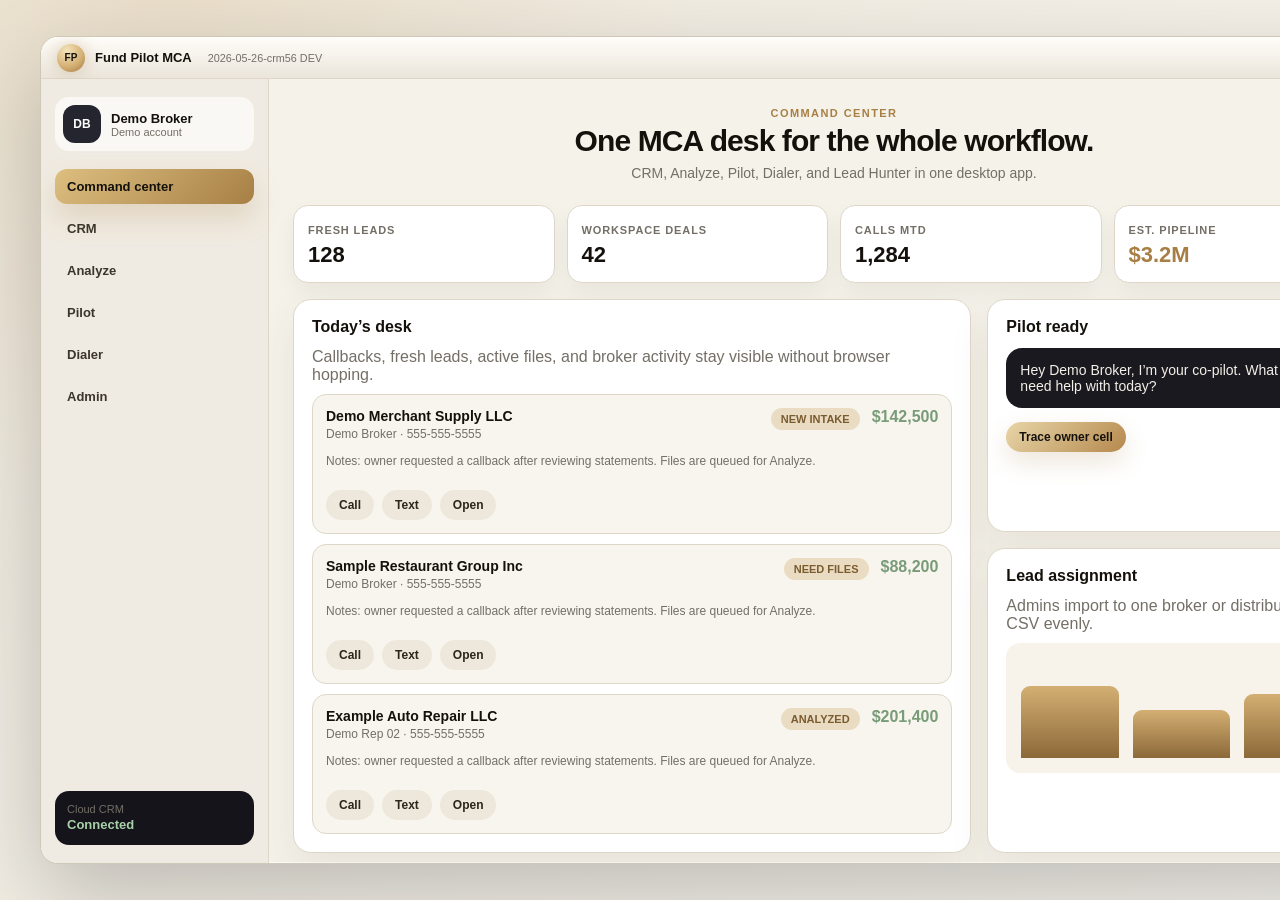
<file: demo-ui/index.html>
<!DOCTYPE html>
<html lang="en">
<head>
  <meta charset="UTF-8" />
  <meta name="viewport" content="width=device-width, initial-scale=1.0" />
  <title>Fund Pilot Demo UI</title>
  <link rel="stylesheet" href="demo-ui.css" />
</head>
<body>
  <main class="capture-stage">
    <section class="app-window" id="appWindow" aria-label="Fund Pilot desktop demo UI">
      <div class="titlebar">
        <div class="brand"><span class="brand-mark">FP</span><span>Fund Pilot MCA</span><small>2026-05-26-crm56 DEV</small></div>
        <div class="window-actions"><span></span><span></span><span></span></div>
      </div>
      <div class="app-shell">
        <aside class="sidebar">
          <div class="profile">
            <div class="avatar">DB</div>
            <div><strong>Demo Broker</strong><span>Demo account</span></div>
          </div>
          <nav>
            <a data-nav="command">Command center</a>
            <a data-nav="crm">CRM</a>
            <a data-nav="analyze">Analyze</a>
            <a data-nav="pilot">Pilot</a>
            <a data-nav="dialer">Dialer</a>
            <a data-nav="admin">Admin</a>
          </nav>
          <div class="sidebar-card">
            <span>Cloud CRM</span>
            <strong>Connected</strong>
          </div>
        </aside>
        <section class="content" id="content"></section>
      </div>
    </section>
  </main>
  <script>
    const money = n => "$" + n.toLocaleString();
    const leads = [
      ["Demo Merchant Supply LLC", "NEW INTAKE", 142500, "Demo Broker", "555-555-5555"],
      ["Sample Restaurant Group Inc", "NEED FILES", 88200, "Demo Broker", "555-555-5555"],
      ["Example Auto Repair LLC", "ANALYZED", 201400, "Demo Rep 02", "555-555-5555"],
      ["Metro Logistics Demo Inc", "WORKSPACE", 96750, "Demo Rep 03", "555-555-5555"],
      ["Coastal Services Demo LLC", "CONTACTED", 118900, "Demo Manager", "555-555-5555"],
    ];
    const screen = new URLSearchParams(location.search).get("screen") || "features";
    document.body.dataset.screen = screen;
    document.querySelectorAll("[data-nav]").forEach(a => {
      const group = screen.includes("crm") || screen.includes("deal") ? "crm"
        : screen.includes("pilot") || screen.includes("hunter") ? "pilot"
        : screen.includes("admin") || screen.includes("import") || screen.includes("ops") ? "admin"
        : screen.includes("analyze") ? "analyze"
        : screen.includes("activity") || screen.includes("dialer") ? "dialer"
        : screen.includes("floor") ? "command"
        : screen.includes("checks") ? "analyze"
        : "command";
      a.classList.toggle("active", a.dataset.nav === group);
    });

    function metric(label, value, tone="") {
      return `<div class="metric ${tone}"><span>${label}</span><strong>${value}</strong></div>`;
    }
    function leadCards(limit=5) {
      return leads.slice(0, limit).map(([biz, status, amount, broker, phone]) => `
        <article class="deal-card">
          <div><strong>${biz}</strong><span>${broker} · ${phone}</span></div>
          <div class="pill">${status}</div>
          <div class="amount">${money(amount)}</div>
          <p>Notes: owner requested a callback after reviewing statements. Files are queued for Analyze.</p>
          <div class="card-actions"><button>Call</button><button>Text</button><button>Open</button></div>
        </article>`).join("");
    }
    function tableRows() {
      return leads.map(([biz, status, amount, broker, phone], i) => `
        <tr><td><strong>${biz}</strong><span>${phone}</span></td><td>${status}</td><td>${broker}</td><td>${money(amount)}</td><td>${i % 2 ? "Texted" : "Called"}</td></tr>
      `).join("");
    }
    const screens = {
      features: () => `
        <header class="page-head center"><p>Command center</p><h1>One MCA desk for the whole workflow.</h1><span>CRM, Analyze, Pilot, Dialer, and Lead Hunter in one desktop app.</span></header>
        <div class="metric-grid">${metric("Fresh leads", "128")}${metric("Workspace deals", "42")}${metric("Calls MTD", "1,284")}${metric("Est. pipeline", "$3.2M", "gold")}</div>
        <div class="feature-grid">
          <div class="feature wide"><h3>Today’s desk</h3><p>Callbacks, fresh leads, active files, and broker activity stay visible without browser hopping.</p>${leadCards(3)}</div>
          <div class="feature"><h3>Pilot ready</h3><div class="bot-bubble">Hey Demo Broker, I’m your co-pilot. What do you need help with today?</div><button class="primary">Trace owner cell</button></div>
          <div class="feature"><h3>Lead assignment</h3><p>Admins import to one broker or distribute a large CSV evenly.</p><div class="mini-bars"><span style="height:72%"></span><span style="height:48%"></span><span style="height:64%"></span></div></div>
        </div>`,
      command: () => `
        <header class="page-head"><p>Command center</p><h1>Good day, Demo Broker.</h1><span>Your callbacks, lead queue, and workspace snapshot are ready.</span></header>
        <div class="split">
          <div class="panel"><h3>Quick actions</h3><div class="quick-grid"><button>CRM Board</button><button>Lead Hunter</button><button>Import PDFs</button><button>Dialer Queue</button></div></div>
          <div class="panel"><h3>Today</h3><ul class="timeline"><li>8 callbacks due</li><li>14 new leads assigned</li><li>6 files ready for scoring</li><li>3 follow-ups waiting</li></ul></div>
        </div>
        <div class="panel"><h3>Fresh broker leads</h3><div class="table"><table><tbody>${tableRows()}</tbody></table></div></div>`,
      board: () => `
        <header class="page-head"><p>CRM board</p><h1>Fresh leads, callbacks, and email in one tab.</h1><span>Broker-scoped lead cards sit beside the recent inbox, just like the real CRM view.</span></header>
        <div class="crm-email-layout">
          <div>
            <div class="toolbar"><button class="active">Fresh leads</button><button>Workspace</button><button>Contacted</button><select><option>Newest first</option></select><input value="Search merchant or owner" /></div>
            <div class="cards-grid compact-cards">${leadCards(4)}</div>
          </div>
          <div class="panel email-panel"><h3>Recent email</h3><div class="email-row"><strong>Demo Merchant Supply</strong><span>merchant@example.com · Statements attached for review</span><button>Reply</button></div><div class="email-row"><strong>Sample Restaurant Group</strong><span>owner@example.com · Re: funding range request</span><button>Reply</button></div><div class="email-row"><strong>Example Auto Repair</strong><span>docs@example.com · Voided check and license</span><button>Reply</button></div><a>Signature & settings</a></div>
        </div>`,
      deal: () => `
        <header class="page-head"><p>Deal detail</p><h1>Demo Merchant Supply LLC</h1><span>Phone, docs, score, notes, and next action live on one merchant record.</span></header>
        <div class="deal-layout">
          <div class="panel deal-main"><div class="score-ring">82</div><h3>Recommended range ${money(142500)}</h3><p>Strong daily balances, clean activity, and moderate stacking risk.</p><div class="card-actions"><button class="primary">Analyze</button><button>Call</button><button>Text</button></div></div>
          <div class="panel"><h3>Files</h3><ul class="file-list"><li>March bank statement.pdf</li><li>April bank statement.pdf</li><li>Driver license.png</li><li>Voided check.pdf</li></ul></div>
          <div class="panel notes"><h3>Notes</h3><p>Owner asked for terms after lunch. Assistant summary and full notes are available from the deal card.</p><button>View full notes</button></div>
        </div>`,
      analyze: () => `
        <header class="page-head"><p>Statement Analyzer</p><h1>Statements become a funding picture.</h1><span>Deposits, negative days, merchant checks, positions, and funding range in one screen.</span></header>
        <div class="analyzer-screen">
          <div class="panel"><h3>Scanning statements</h3><div class="scan-row done"><strong>March statement.pdf</strong><span>Deposits found · account 4821</span></div><div class="scan-row done"><strong>April statement.pdf</strong><span>NSF / negative days checked</span></div><div class="scan-row active"><strong>May statement.pdf</strong><span>Parsing transactions...</span></div><div class="scan-progress"><b style="width:78%"></b></div><p class="muted">OCR fallback reads scanned PDFs when text is thin.</p></div>
          <div class="panel"><h3>Results</h3><div class="metric-grid compact">${metric("Score", "8.2")}${metric("Avg deposits", "$94k/mo")}${metric("Range", "$110k-$145k", "gold")}</div><div class="check-grid"><span>NSF: 2 total</span><span>Negative days: 4</span><span>Daily balance: strong</span><span>Positions: 2 detected</span></div><div class="chart"><span style="height:42%"></span><span style="height:66%"></span><span style="height:74%"></span><span style="height:58%"></span><span style="height:81%"></span></div></div>
          <div class="panel lender-panel"><h3>Recommended lenders</h3><div class="lender-row"><strong>Forward Financing</strong><span>QUALIFIES · est. $125,000 · 1.15-1.49</span></div><div class="lender-row"><strong>Credibly</strong><span>QUALIFIES · est. $103,500 · 1.15-1.45</span></div><div class="lender-row"><strong>Kapitus</strong><span>LIKELY · verify FICO · 12 pts max</span></div><div class="lender-row muted-row"><strong>Libertas Funding</strong><span>Review: high monthly minimum</span></div></div>
        </div>`,
      checks: () => `
        <header class="page-head"><p>Merchant checks</p><h1>See the data behind the offer.</h1><span>Fund Pilot reads the statement and surfaces the checks brokers care about.</span></header>
        <div class="checks-layout">
          <div class="panel"><h3>Merchant check summary</h3><div class="check-list"><div><strong>Deposits</strong><span>$94,200 monthly average</span></div><div><strong>Revenue trend</strong><span>Up 12% over prior month</span></div><div><strong>NSF / returns</strong><span>2 NSF, 1 returned item</span></div><div><strong>Existing positions</strong><span>2 active MCA payments detected</span></div><div><strong>Suggested range</strong><span>$110,000 - $145,000</span></div></div></div>
          <div class="panel"><h3>Bank activity sample</h3><div class="table"><table><thead><tr><th>Date</th><th>Description</th><th>Amount</th><th>Check</th></tr></thead><tbody><tr><td>05/03</td><td>Card batch deposit</td><td>$8,420</td><td>Deposit</td></tr><tr><td>05/07</td><td>ACH funding payment</td><td>-$1,180</td><td>Position</td></tr><tr><td>05/14</td><td>Merchant check #1042</td><td>-$2,450</td><td>Cleared</td></tr><tr><td>05/22</td><td>Card batch deposit</td><td>$9,180</td><td>Deposit</td></tr></tbody></table></div></div>
        </div>`,
      floor: () => `
        <header class="page-head"><p>52-broker floor</p><h1>Know who is calling, live.</h1><span>Managers see every broker's call state, idle time, callbacks, and active lines.</span></header>
        <div class="floor-layout">
          <div class="panel floor-map"><h3>Live floor view</h3><div class="seat-grid">${Array.from({length:52},(_,i)=>`<span class="${i%5===0?'calling':i%7===0?'idle':i%9===0?'wrap':'ready'}">${String(i+1).padStart(2,'0')}<em>${i%5===0?'CALL':i%7===0?'IDLE':i%9===0?'LOG':'READY'}</em></span>`).join("")}</div></div>
          <div class="panel"><h3>Broker call monitor</h3><div class="metric-grid compact">${metric("Brokers", "52")}${metric("On calls", "18")}${metric("Idle", "7")}</div><div class="broker-status"><div><strong>Broker 01</strong><span class="calling">Live call · 04:12</span><em>555-555-5555</em></div><div><strong>Broker 07</strong><span class="idle">Idle · 18 min</span><em>Next lead waiting</em></div><div><strong>Broker 19</strong><span class="wrap">Disposition log</span><em>Callback saved</em></div><div><strong>Broker 31</strong><span class="calling">Live call · 01:48</span><em>555-555-5555</em></div></div></div>
        </div>`,
      activity: () => `
        <header class="page-head"><p>Activity log</p><h1>Calls and texts stay attached.</h1><span>Managers can see every touch without leaving the deal workflow.</span></header>
        <div class="panel"><div class="table activity"><table><thead><tr><th>Type</th><th>Merchant</th><th>Phone</th><th>Outcome</th><th>Rep</th></tr></thead><tbody>
          <tr><td>Call</td><td>Demo Merchant Supply</td><td>555-555-5555</td><td>Callback set</td><td>Demo Broker</td></tr>
          <tr><td>Text</td><td>Sample Restaurant Group</td><td>555-555-5555</td><td>Docs requested</td><td>Demo Broker</td></tr>
          <tr><td>Call</td><td>Example Auto Repair</td><td>555-555-5555</td><td>Offer sent</td><td>Demo Rep 02</td></tr>
          <tr><td>Text</td><td>Coastal Services Demo</td><td>555-555-5555</td><td>Follow-up</td><td>Demo Manager</td></tr>
        </tbody></table></div></div>`,
      dialerCampaign: () => `
        <header class="page-head"><p>Power dialer</p><h1>Eight calls can run at once.</h1><span>Campaigns queue multiple merchants, log dispositions, and keep reps in Fund Pilot.</span></header>
        <div class="dialer-layout">
          <div class="panel"><h3>Campaign: Morning follow-up</h3><div class="call-grid">${Array.from({length:8},(_,i)=>`<div><strong>Line ${i+1}</strong><span>555-555-5555</span><em>${i%3===0?'Ringing':i%3===1?'Connected':'Queued'}</em></div>`).join("")}</div></div>
          <div class="panel"><h3>Disposition queue</h3><div class="check-list"><div><strong>Connected</strong><span>2 live calls</span></div><div><strong>Ringing</strong><span>3 merchants</span></div><div><strong>Queued</strong><span>3 next calls</span></div><div><strong>Auto-log</strong><span>Call outcome saved to CRM</span></div></div><button class="primary">Start campaign</button></div>
        </div>`,
      pilot: () => `
        <header class="page-head"><p>Fund Pilot Bot</p><h1>Pilot runs beside the desk.</h1><span>Voice, text, file drop, and quick trace prompts without opening a new tab.</span></header>
        <div class="pilot-layout">
          <div class="panel">${leadCards(2)}</div>
          <div class="pilot-panel"><div class="bot-head"><span class="bot-avatar">FP</span><div><strong>Fund Pilot Bot</strong><small>Co-pilot online</small></div></div><div class="chat"><p class="bot">Hey Demo Broker, I’m your co-pilot. What do you need help with today?</p><p class="user">Trace this business owner and find the best number.</p><p class="bot">I found a likely owner match, current address, and two phone candidates. Best number: 555-555-5555.</p></div><button class="primary">Save to CRM</button></div>
        </div>`,
      bot: () => `
        <div class="portrait-bot"><div class="bot-head"><span class="bot-avatar big">FP</span><div><strong>Fund Pilot Bot</strong><small>Lead Hunter · Pilot Drop · CRM help</small></div></div><div class="chat tall"><p class="bot">Hey Demo Broker, I’m your co-pilot. What do you need help with today?</p><p class="user">Help me narrow this merchant down.</p><p class="bot">A state or city would help narrow the match. If you have the business phone, I can compare owner names, addresses, and likely cells.</p></div><div class="prompt-row"><button>Trace number</button><button>Read file</button></div></div>`,
      hunter: () => `
        <header class="page-head"><p>Lead Hunter</p><h1>Trace the line before you dial.</h1><span>Pilot compares signals and returns a clean owner/contact summary.</span></header>
        <div class="hunter-layout">
          <div class="panel"><h3>Search</h3><label>Business or owner</label><input value="Demo Merchant Supply LLC" /><label>Phone</label><input value="555-555-5555" /><label>City / state</label><input value="Demo City, NY" /><button class="primary">Run AI trace</button></div>
          <div class="panel results"><h3>AI trace result</h3><p><strong>Most likely owner:</strong> Demo Owner</p><p><strong>Best phone:</strong> 555-555-5555 · high confidence</p><p><strong>Other phones:</strong> 555-555-5555, 555-555-5555</p><p><strong>Likely address:</strong> 48 Demo Street, Demo City NY</p><p class="muted">Need more precision? Add state, website, or DBA variation.</p></div>
        </div>`,
      adminImport: () => `
        <header class="page-head"><p>Admin import</p><h1>Choose exactly where imported leads go.</h1><span>Assign all leads to one broker, split a massive CSV evenly, or intentionally share company-wide.</span></header>
        <div class="admin-layout">
          <div class="panel"><h3>Import fresh leads</h3><div class="drop">Drop CSV file here</div><label>Assignment mode</label><select><option>Evenly distribute across selected brokers</option></select><label>Brokers</label><div class="broker-list"><span>Demo Broker</span><span>Demo Rep 02</span><span>Demo Rep 03</span></div><button class="primary">Import leads</button></div>
          <div class="panel"><h3>Preview distribution</h3><div class="bar-row"><span>Broker 01</span><b style="width:72%"></b><em>420</em></div><div class="bar-row"><span>Broker 02</span><b style="width:69%"></b><em>418</em></div><div class="bar-row"><span>Broker 03</span><b style="width:70%"></b><em>419</em></div></div>
        </div>`,
      ops: () => `
        <header class="page-head"><p>Ops controls</p><h1>Company lead distribution at a glance.</h1><span>Fund Pilot Ops can audit broker counts and safely rebalance Fresh leads.</span></header>
        <div class="panel"><div class="table"><table><thead><tr><th>Broker</th><th>Fresh leads</th><th>Est. funding</th><th>Action</th></tr></thead><tbody>
          <tr><td>Demo Broker</td><td>420</td><td>$4.2M</td><td><button>Reassign</button></td></tr>
          <tr><td>Demo Rep 02</td><td>418</td><td>$4.1M</td><td><button>Reassign</button></td></tr>
          <tr><td>Shared / unassigned</td><td>16</td><td>$180k</td><td><button>Assign</button></td></tr>
        </tbody></table></div></div>`,
    };
    const aliases = {
      "features-overview": "features",
      "command-center": "command",
      "broker-floor": "floor",
      "crm-deal-board": "board",
      "crm-deal-detail": "deal",
      "analyze-files": "analyze",
      "merchant-checks": "checks",
      "crm-dashboard": "adminImport",
      "crm-activity": "activity",
      "dialer-campaign": "dialerCampaign",
      "pilot-desk": "pilot",
      "pilot-bot": "bot",
      "lead-hunter": "hunter",
      "admin-import": "adminImport",
      "ops-distribution": "ops",
    };
    content.innerHTML = (screens[aliases[screen] || screen] || screens.features)();
  </script>
</body>
</html>
</file>
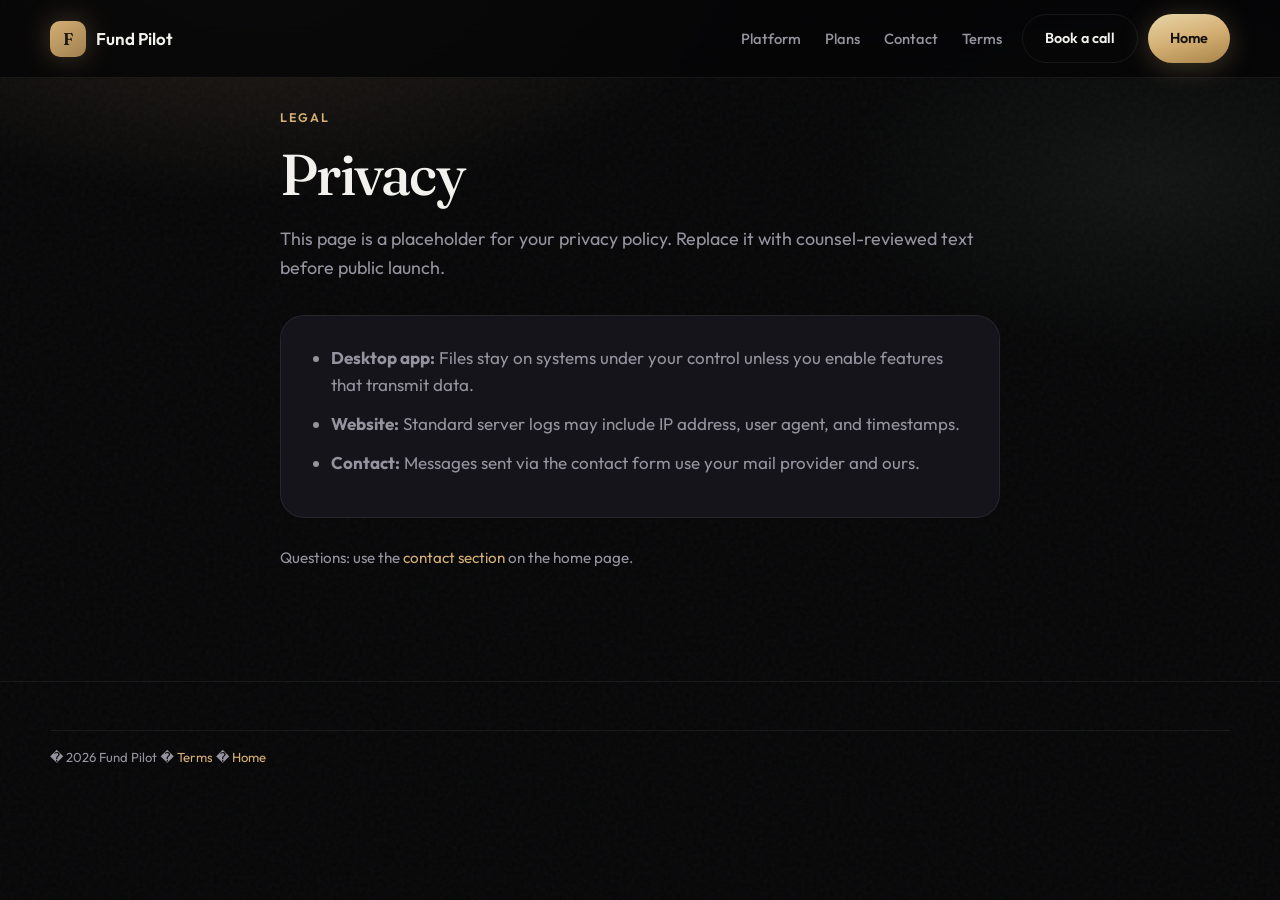
<file: privacy.html>
<!DOCTYPE html>
<html lang="en">
<head>
  <meta charset="UTF-8" />
  <meta name="viewport" content="width=device-width, initial-scale=1.0" />
  <meta name="theme-color" content="#060607" />
  <title>Privacy � Fund Pilot</title>
  <meta name="description" content="Fund Pilot privacy overview." />  <link rel="icon" href="assets/favicon.svg" type="image/svg+xml" />
  <link rel="preconnect" href="https://fonts.googleapis.com" />
  <link rel="preconnect" href="https://fonts.gstatic.com" crossorigin />
  <link href="https://fonts.googleapis.com/css2?family=Fraunces:opsz,wght@9..144,400;9..144,500;9..144,600&family=Outfit:wght@400;500;600;700&display=swap" rel="stylesheet" />
  <link rel="stylesheet" href="css/styles.css?v=14" />
</head>
<body>
  <a class="skip-link" href="#main">Skip to content</a>
  <div class="bg-mesh" aria-hidden="true"></div>
  <div class="bg-grain" aria-hidden="true"></div>

  <header class="nav" id="nav">
    <div class="wrap nav-inner">
      <a class="logo" href="index.html"><span class="logo-mark">F</span> Fund Pilot</a>
      <nav class="nav-links" id="nav-menu">
        <a href="index.html#desk">Platform</a>
        <a href="index.html#plans">Plans</a>
        <a href="index.html#contact">Contact</a>
        <a href="terms.html">Terms</a>
      </nav>
      <div class="nav-cta">
        <a class="btn btn-ghost" href="index.html#contact">Book a call</a>
        <a class="btn btn-primary" href="index.html">Home</a>
      </div>
      <button type="button" class="nav-toggle" id="navToggle" aria-expanded="false" aria-controls="nav-menu">?</button>
    </div>
  </header>

  <main id="main" class="wrap legal-doc">
    <p class="eyebrow">Legal</p>
    <h1>Privacy</h1>
    <p class="hero-lead" style="text-align:left;max-width:none;margin-bottom:32px">
      This page is a placeholder for your privacy policy. Replace it with counsel-reviewed text before public launch.
    </p>
    <div class="legal-panel">
      <ul>
        <li><strong>Desktop app:</strong> Files stay on systems under your control unless you enable features that transmit data.</li>
        <li><strong>Website:</strong> Standard server logs may include IP address, user agent, and timestamps.</li>
        <li><strong>Contact:</strong> Messages sent via the contact form use your mail provider and ours.</li>
      </ul>
    </div>
    <p style="margin-top:28px;color:var(--muted);font-size:0.95rem">
      Questions: use the <a href="index.html#contact">contact section</a> on the home page.
    </p>
  </main>

  <footer>
    <div class="wrap footer-bottom"><span>� <span id="y"></span> Fund Pilot</span> � <a href="terms.html">Terms</a> � <a href="index.html">Home</a></div>
  </footer>
  <script src="js/main.js?v=8" defer></script>
</body>
</html>
</file>
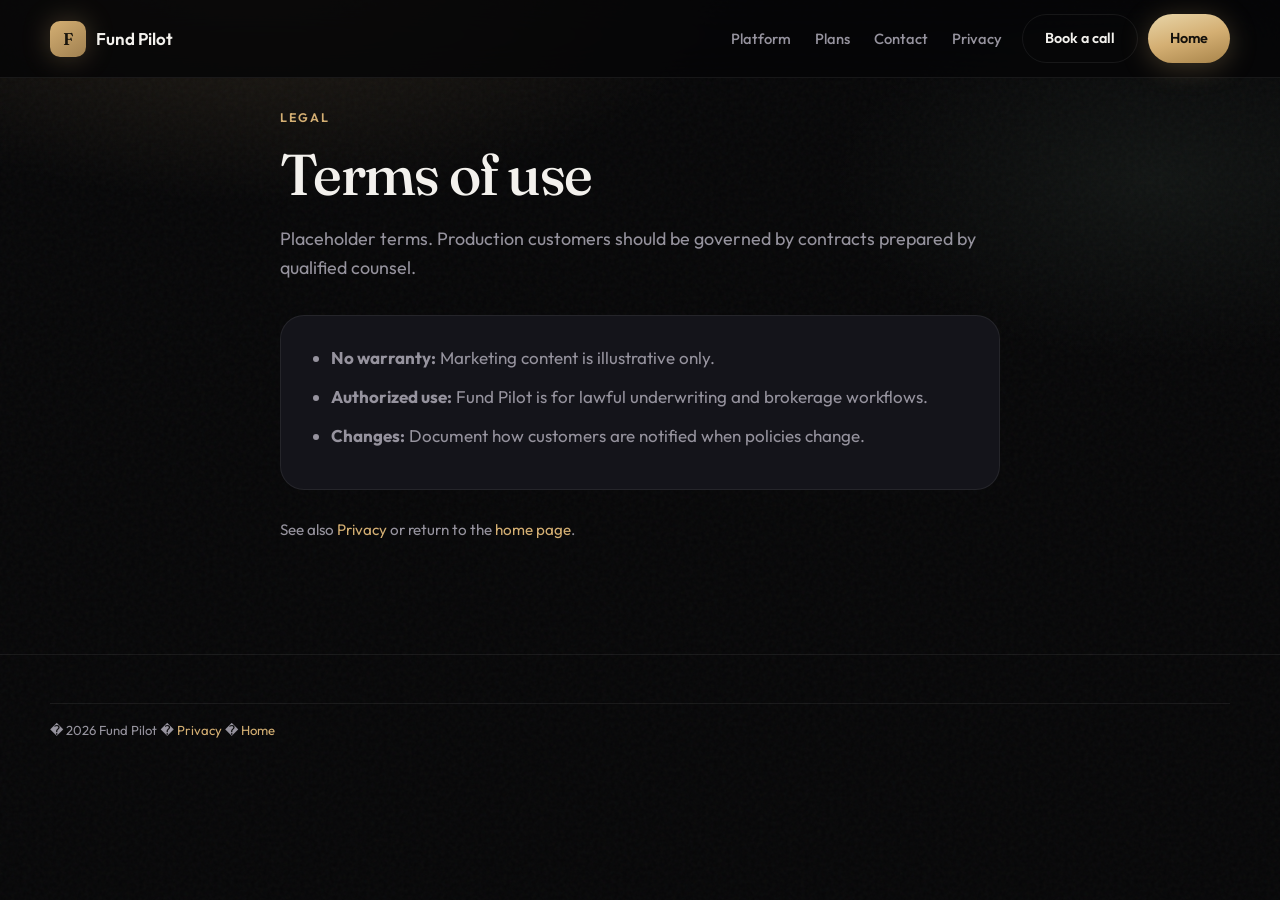
<file: terms.html>
<!DOCTYPE html>
<html lang="en">
<head>
  <meta charset="UTF-8" />
  <meta name="viewport" content="width=device-width, initial-scale=1.0" />
  <meta name="theme-color" content="#060607" />
  <title>Terms � Fund Pilot</title>
  <meta name="description" content="Fund Pilot terms of use." />  <link rel="icon" href="assets/favicon.svg" type="image/svg+xml" />
  <link rel="preconnect" href="https://fonts.googleapis.com" />
  <link rel="preconnect" href="https://fonts.gstatic.com" crossorigin />
  <link href="https://fonts.googleapis.com/css2?family=Fraunces:opsz,wght@9..144,400;9..144,500;9..144,600&family=Outfit:wght@400;500;600;700&display=swap" rel="stylesheet" />
  <link rel="stylesheet" href="css/styles.css?v=14" />
</head>
<body>
  <a class="skip-link" href="#main">Skip to content</a>
  <div class="bg-mesh" aria-hidden="true"></div>
  <div class="bg-grain" aria-hidden="true"></div>

  <header class="nav" id="nav">
    <div class="wrap nav-inner">
      <a class="logo" href="index.html"><span class="logo-mark">F</span> Fund Pilot</a>
      <nav class="nav-links" id="nav-menu">
        <a href="index.html#desk">Platform</a>
        <a href="index.html#plans">Plans</a>
        <a href="index.html#contact">Contact</a>
        <a href="privacy.html">Privacy</a>
      </nav>
      <div class="nav-cta">
        <a class="btn btn-ghost" href="index.html#contact">Book a call</a>
        <a class="btn btn-primary" href="index.html">Home</a>
      </div>
      <button type="button" class="nav-toggle" id="navToggle" aria-expanded="false" aria-controls="nav-menu">?</button>
    </div>
  </header>

  <main id="main" class="wrap legal-doc">
    <p class="eyebrow">Legal</p>
    <h1>Terms of use</h1>
    <p class="hero-lead" style="text-align:left;max-width:none;margin-bottom:32px">
      Placeholder terms. Production customers should be governed by contracts prepared by qualified counsel.
    </p>
    <div class="legal-panel">
      <ul>
        <li><strong>No warranty:</strong> Marketing content is illustrative only.</li>
        <li><strong>Authorized use:</strong> Fund Pilot is for lawful underwriting and brokerage workflows.</li>
        <li><strong>Changes:</strong> Document how customers are notified when policies change.</li>
      </ul>
    </div>
    <p style="margin-top:28px;color:var(--muted);font-size:0.95rem">
      See also <a href="privacy.html">Privacy</a> or return to the <a href="index.html">home page</a>.
    </p>
  </main>

  <footer>
    <div class="wrap footer-bottom"><span>� <span id="y"></span> Fund Pilot</span> � <a href="privacy.html">Privacy</a> � <a href="index.html">Home</a></div>
  </footer>
  <script src="js/main.js?v=8" defer></script>
</body>
</html>
</file>
<file: demo-ui/demo-ui.css>
:root {
  --bg: #f5f2ea;
  --surface: #ffffff;
  --surface-2: #ebe6dc;
  --ink: #14110c;
  --muted: #746f66;
  --line: #ded7c9;
  --gold: #a77f45;
  --gold-2: #d4af73;
  --green: #789b78;
  --dark: #14141a;
  --font: "Segoe UI", Arial, sans-serif;
}

* { box-sizing: border-box; }
html, body { margin: 0; min-height: 100%; font-family: var(--font); color: var(--ink); background: transparent; }
body { width: 1440px; min-height: 900px; overflow: hidden; }
.capture-stage { width: 1440px; height: 900px; display: grid; place-items: center; background: radial-gradient(circle at 12% 0%, rgba(212,175,115,0.18), transparent 34%), linear-gradient(135deg, #eee8dc, #f8f6f0); padding: 36px; }
.app-window { width: 1360px; height: 828px; background: var(--bg); border: 1px solid #cfc7b8; border-radius: 18px; overflow: hidden; box-shadow: 0 34px 90px rgba(0,0,0,0.22), 0 0 0 1px rgba(255,255,255,0.8) inset; }
.titlebar { height: 42px; display: flex; align-items: center; justify-content: space-between; padding: 0 14px 0 16px; background: linear-gradient(180deg, #fffdfa, #ebe5da); border-bottom: 1px solid var(--line); }
.brand { display: flex; align-items: center; gap: 10px; font-size: 13px; font-weight: 700; }
.brand small { color: var(--muted); font-weight: 500; margin-left: 6px; }
.brand-mark, .bot-avatar { display: grid; place-items: center; width: 28px; height: 28px; border-radius: 50%; color: #16120c; background: radial-gradient(circle at 35% 25%, #f5e5bb, var(--gold-2) 58%, #9d7540); font-weight: 800; font-size: 10px; box-shadow: 0 0 18px rgba(167,127,69,0.36); }
.window-actions { display: flex; gap: 8px; }
.window-actions span { width: 11px; height: 11px; border-radius: 50%; background: #c8bda9; }
.app-shell { height: calc(100% - 42px); display: grid; grid-template-columns: 228px 1fr; }
.sidebar { background: #f0ebe2; border-right: 1px solid var(--line); padding: 18px 14px; display: flex; flex-direction: column; gap: 18px; }
.profile { display: flex; gap: 10px; align-items: center; padding: 8px; border-radius: 14px; background: rgba(255,255,255,0.65); }
.profile strong { display: block; font-size: 13px; }
.profile span, .sidebar-card span { display: block; font-size: 11px; color: var(--muted); }
.avatar { width: 38px; height: 38px; border-radius: 12px; display: grid; place-items: center; color: white; background: #252530; font-size: 12px; font-weight: 800; }
.sidebar nav { display: grid; gap: 7px; }
.sidebar nav a { padding: 10px 12px; border-radius: 12px; color: #3b352b; font-size: 13px; font-weight: 650; }
.sidebar nav a.active { color: #14110c; background: linear-gradient(135deg, #ddbf80, #a77f45); box-shadow: 0 14px 28px rgba(167,127,69,0.22); }
.sidebar-card { margin-top: auto; padding: 12px; border-radius: 14px; background: var(--dark); color: white; }
.sidebar-card strong { color: #a9d1a9; font-size: 13px; }
.content { padding: 24px; overflow: hidden; }
.page-head { margin-bottom: 18px; }
.page-head.center { text-align: center; max-width: 800px; margin: 4px auto 24px; }
.page-head p { margin: 0 0 6px; color: var(--gold); text-transform: uppercase; letter-spacing: .13em; font-size: 11px; font-weight: 800; }
.page-head h1 { margin: 0; font-size: 30px; letter-spacing: -0.03em; line-height: 1.08; }
.page-head span { display: block; margin-top: 8px; color: var(--muted); font-size: 14px; }
.metric-grid { display: grid; grid-template-columns: repeat(4, 1fr); gap: 12px; margin-bottom: 16px; }
.metric-grid.compact { grid-template-columns: repeat(3, 1fr); }
.metric { background: var(--surface); border: 1px solid var(--line); border-radius: 15px; padding: 14px; box-shadow: 0 10px 22px rgba(0,0,0,0.05); }
.metric span { color: var(--muted); font-size: 11px; text-transform: uppercase; font-weight: 800; letter-spacing: .08em; }
.metric strong { display: block; margin-top: 4px; font-size: 22px; }
.metric.gold strong { color: var(--gold); }
.feature-grid { display: grid; grid-template-columns: 1.4fr .8fr; gap: 16px; }
.feature, .panel, .pilot-panel, .portrait-bot { background: var(--surface); border: 1px solid var(--line); border-radius: 18px; padding: 18px; box-shadow: 0 18px 42px rgba(73,58,37,0.08); }
.feature.wide { grid-row: span 2; }
h3 { margin: 0 0 12px; font-size: 16px; }
p { color: var(--muted); margin: 0 0 10px; }
.deal-card { display: grid; grid-template-columns: 1.5fr auto auto; gap: 12px; align-items: start; padding: 13px; margin-top: 10px; border-radius: 14px; background: #f8f5ee; border: 1px solid var(--line); }
.deal-card strong { display: block; font-size: 14px; }
.deal-card span { color: var(--muted); font-size: 12px; }
.deal-card p { grid-column: 1 / -1; font-size: 12px; }
.pill { border-radius: 999px; background: #eadcc2; color: #7b5b30; padding: 5px 10px; font-size: 11px; font-weight: 800; }
.amount { font-weight: 800; color: var(--green); }
.card-actions { grid-column: 1 / -1; display: flex; gap: 8px; }
button, select, input { font: inherit; }
button, .primary { border: 0; border-radius: 999px; padding: 8px 13px; background: #eee8dc; color: #2b251b; font-weight: 800; font-size: 12px; }
.primary, button.primary { background: linear-gradient(135deg, #e8d5a8, #b5894d); color: #14110c; box-shadow: 0 10px 25px rgba(167,127,69,0.2); }
.bot-bubble { border-radius: 16px; padding: 14px; background: #19191f; color: #f4efe7; font-size: 14px; margin-bottom: 14px; }
.mini-bars, .chart { display: flex; height: 130px; align-items: end; gap: 14px; padding: 15px; border-radius: 14px; background: #f7f3eb; }
.mini-bars span, .chart span { flex: 1; border-radius: 9px 9px 0 0; background: linear-gradient(180deg, #d4af73, #8b6938); }
.split, .analyze-layout, .hunter-layout, .admin-layout, .checks-layout, .floor-layout, .dialer-layout, .crm-email-layout { display: grid; grid-template-columns: 1fr 1fr; gap: 16px; }
.analyzer-screen { display: grid; grid-template-columns: .92fr 1.08fr .95fr; gap: 14px; }
.check-grid { display: grid; grid-template-columns: 1fr 1fr; gap: 8px; margin: 12px 0; }
.check-grid span, .check-list div, .call-grid div, .scan-row, .lender-row, .email-row, .broker-status div { border: 1px solid var(--line); border-radius: 13px; background: #f8f5ee; padding: 12px; font-size: 13px; }
.check-list { display: grid; gap: 10px; }
.check-list strong, .call-grid strong, .scan-row strong, .lender-row strong, .email-row strong, .broker-status strong { display: block; margin-bottom: 4px; }
.check-list span, .call-grid span, .scan-row span, .lender-row span, .email-row span, .broker-status em { color: var(--muted); font-size: 12px; font-style: normal; }
.broker-status em { display: block; margin-top: 3px; }
.scan-row, .lender-row, .email-row, .broker-status div { margin-bottom: 8px; }
.scan-row.done { border-color: #bdd5bd; }
.scan-row.active { border-color: #d4af73; box-shadow: 0 0 0 2px rgba(212,175,115,0.14) inset; }
.scan-progress { height: 12px; border-radius: 999px; background: #eee5d7; overflow: hidden; margin: 12px 0; }
.scan-progress b { display: block; height: 100%; border-radius: inherit; background: linear-gradient(90deg, #a77f45, #d4af73); }
.lender-panel { min-width: 0; }
.muted-row { opacity: .74; }
.email-panel a { color: var(--gold); font-weight: 800; font-size: 12px; }
.email-row { position: relative; padding-right: 72px; }
.email-row button { position: absolute; right: 10px; top: 50%; transform: translateY(-50%); padding: 6px 10px; }
.compact-cards { grid-template-columns: 1fr; max-height: 560px; overflow: hidden; }
.call-grid { display: grid; grid-template-columns: repeat(4, 1fr); gap: 10px; }
.call-grid em { display: inline-block; margin-top: 8px; color: var(--green); font-style: normal; font-weight: 800; font-size: 12px; }
.floor-map { min-height: 420px; }
.seat-grid { display: grid; grid-template-columns: repeat(13, 1fr); gap: 8px; }
.seat-grid span { min-height: 46px; border-radius: 12px; display: grid; place-items: center; color: #463725; background: #f2e8d3; border: 1px solid #ddcba7; font-size: 12px; font-weight: 800; padding: 5px 2px; }
.seat-grid span em { display: block; font-style: normal; font-size: 8px; color: var(--muted); }
.seat-grid span.calling { color: #142016; background: #d7ecd6; border-color: #9ac19a; box-shadow: 0 10px 20px rgba(120,155,120,0.18); }
.seat-grid span.idle { color: #4d3422; background: #f3d6c6; border-color: #d99d82; }
.seat-grid span.wrap { color: #14110c; background: linear-gradient(145deg, #e8d5a8, #b68b4e); box-shadow: 0 10px 20px rgba(167,127,69,0.2); }
.broker-status span.calling { color: #4f8a4f; font-weight: 800; }
.broker-status span.idle { color: #bb6b45; font-weight: 800; }
.broker-status span.wrap { color: var(--gold); font-weight: 800; }
.quick-grid { display: grid; grid-template-columns: 1fr 1fr; gap: 10px; }
.timeline { margin: 0; padding-left: 20px; color: #433b31; line-height: 2; }
.table { overflow: hidden; border-radius: 14px; border: 1px solid var(--line); }
table { width: 100%; border-collapse: collapse; background: #fbf9f4; font-size: 13px; }
td, th { text-align: left; padding: 13px 14px; border-bottom: 1px solid var(--line); }
td span { display: block; color: var(--muted); font-size: 11px; margin-top: 2px; }
th { color: var(--muted); font-size: 11px; text-transform: uppercase; letter-spacing: .08em; }
.toolbar { display: flex; gap: 9px; margin-bottom: 14px; }
.toolbar input, .toolbar select { border: 1px solid var(--line); border-radius: 999px; background: white; padding: 9px 14px; color: var(--muted); }
.toolbar input { flex: 1; }
.toolbar .active { background: var(--dark); color: white; }
.cards-grid { display: grid; grid-template-columns: 1fr 1fr; gap: 12px; }
.deal-layout { display: grid; grid-template-columns: 1.3fr .9fr; gap: 16px; }
.notes { grid-column: 1 / -1; }
.deal-main { position: relative; min-height: 250px; }
.score-ring { width: 92px; height: 92px; border-radius: 50%; display: grid; place-items: center; background: conic-gradient(var(--green) 82%, #e4ddd1 0); color: #162016; font-size: 30px; font-weight: 900; margin-bottom: 16px; }
.file-list { list-style: none; padding: 0; margin: 0; display: grid; gap: 10px; }
.file-list li { padding: 12px; border: 1px solid var(--line); border-radius: 12px; background: #f8f5ee; font-size: 13px; }
.file-list.large li { padding: 17px; }
.pilot-layout { display: grid; grid-template-columns: 1fr 380px; gap: 16px; }
.pilot-panel { background: #17171d; color: #f4efe7; }
.bot-head { display: flex; align-items: center; gap: 12px; margin-bottom: 14px; }
.bot-head small { display: block; color: #aaa4ae; }
.bot-avatar.big { width: 54px; height: 54px; font-size: 15px; }
.chat { display: grid; gap: 10px; margin-bottom: 16px; }
.chat p { margin: 0; max-width: 86%; padding: 12px; border-radius: 15px; font-size: 13px; }
.chat .bot { background: #24242d; color: #f5f2ea; }
.chat .user { justify-self: end; color: #1b160e; background: #d4af73; }
.portrait-bot { width: 380px; min-height: 582px; margin: 0 auto; background: #17171d; color: #f4efe7; border-radius: 24px; }
.chat.tall { min-height: 380px; align-content: start; }
.prompt-row { display: flex; gap: 10px; }
.hunter-layout .results p { color: #2f281d; font-size: 14px; padding: 10px; background: #f8f5ee; border-radius: 12px; }
label { display: block; margin: 12px 0 5px; color: var(--muted); font-size: 11px; font-weight: 800; text-transform: uppercase; letter-spacing: .08em; }
input, select { width: 100%; border: 1px solid var(--line); border-radius: 12px; padding: 11px 12px; background: #fbf9f4; color: #332b20; }
.drop { display: grid; place-items: center; height: 128px; border: 2px dashed #ceb98f; border-radius: 16px; color: var(--gold); background: #fbf7ed; font-weight: 800; }
.broker-list { display: flex; gap: 8px; flex-wrap: wrap; margin: 8px 0 16px; }
.broker-list span { padding: 8px 11px; border-radius: 999px; background: #eadcc2; color: #674a24; font-size: 12px; font-weight: 800; }
.bar-row { display: grid; grid-template-columns: 70px 1fr 42px; gap: 12px; align-items: center; margin: 18px 0; font-size: 13px; }
.bar-row b { height: 14px; border-radius: 999px; background: linear-gradient(90deg, #a77f45, #d4af73); }
.bar-row em { color: var(--green); font-style: normal; font-weight: 800; }
.muted { color: var(--muted) !important; }

body[data-screen="pilot-bot"], body[data-screen="bot"] { width: 420px; min-height: 620px; }
body[data-screen="pilot-bot"] .capture-stage, body[data-screen="bot"] .capture-stage { width: 420px; height: 620px; padding: 0; background: transparent; }
body[data-screen="pilot-bot"] .app-window, body[data-screen="bot"] .app-window { width: 420px; height: 620px; border-radius: 26px; background: transparent; border: 0; box-shadow: none; }
body[data-screen="pilot-bot"] .titlebar, body[data-screen="pilot-bot"] .sidebar, body[data-screen="bot"] .titlebar, body[data-screen="bot"] .sidebar { display: none; }
body[data-screen="pilot-bot"] .app-shell, body[data-screen="bot"] .app-shell { display: block; height: 100%; }
body[data-screen="pilot-bot"] .content, body[data-screen="bot"] .content { padding: 0; }
</file>
<file: css/styles.css>
/* Fund Pilot — cinematic scroll site (FP brand + scroll-driven 3D) */
:root {
  --bg-deep: #060607;
  --bg-elevated: #0e0e12;
  --bg-card: #14141a;
  --border: rgba(255, 255, 255, 0.07);
  --border-glow: rgba(212, 175, 115, 0.28);
  --text: #f3f1ed;
  --muted: #96939e;
  --accent: #d4af73;
  --accent-2: #8eb69b;
  --radius: 16px;
  --radius-lg: 24px;
  --font-display: "Fraunces", Georgia, serif;
  --font-ui: "Outfit", system-ui, sans-serif;
  --ease: cubic-bezier(0.22, 1, 0.36, 1);
  --max: 1180px;
  --nav-h: 64px;
  --product-nav-h: 56px;
}

*, *::before, *::after { box-sizing: border-box; }
html { scroll-behavior: smooth; }
body {
  margin: 0;
  font-family: var(--font-ui);
  font-size: 17px;
  line-height: 1.6;
  color: var(--text);
  background: var(--bg-deep);
  -webkit-font-smoothing: antialiased;
}
body.nav-open { overflow: hidden; }

.skip-link {
  position: absolute; left: 12px; top: 12px; z-index: 300;
  padding: 10px 18px; background: var(--accent); color: #14110c;
  font-weight: 600; border-radius: 8px; text-decoration: none;
  transform: translateY(-160%);
}
.skip-link:focus { transform: translateY(0); }

.bg-mesh {
  position: fixed; inset: 0; z-index: -2;
  background:
    radial-gradient(ellipse 70% 50% at 20% -5%, rgba(212, 175, 115, 0.16), transparent 55%),
    radial-gradient(ellipse 50% 40% at 90% 20%, rgba(142, 182, 155, 0.08), transparent 50%),
    var(--bg-deep);
}
.bg-grain {
  position: fixed; inset: 0; z-index: -1; opacity: 0.04; pointer-events: none;
  background-image: url("data:image/svg+xml,%3Csvg viewBox='0 0 256 256' xmlns='http://www.w3.org/2000/svg'%3E%3Cfilter id='n'%3E%3CfeTurbulence type='fractalNoise' baseFrequency='0.85' numOctaves='4'/%3E%3C/filter%3E%3Crect width='100%25' height='100%25' filter='url(%23n)'/%3E%3C/svg%3E");
}

a { color: var(--accent); text-decoration: none; }
a:hover { text-decoration: underline; }
.wrap { width: min(100% - 40px, var(--max)); margin-inline: auto; }
.section-pad { padding: 96px 0; }
section[id] { scroll-margin-top: calc(var(--nav-h) + var(--product-nav-h) + 24px); }
.section-head.center { text-align: center; margin-bottom: 48px; }
.section-head h2 {
  font-family: var(--font-display); font-weight: 500;
  font-size: clamp(2rem, 4.5vw, 2.75rem); margin: 0 0 12px;
}
.section-desc { color: var(--muted); max-width: 36rem; margin: 0 auto; }

/* Nav */
.nav {
  position: fixed; top: 0; left: 0; right: 0; z-index: 200;
  padding: 14px 0; border-bottom: 1px solid var(--border);
  background: rgba(6, 6, 7, 0.82); backdrop-filter: blur(18px);
}
.nav-inner { display: flex; align-items: center; gap: 20px; }
.logo {
  display: flex; align-items: center; gap: 10px;
  font-weight: 600; color: var(--text); text-decoration: none;
}
.logo:hover { color: var(--accent); text-decoration: none; }
.logo-mark {
  width: 36px; height: 36px; border-radius: 10px;
  background: linear-gradient(145deg, var(--accent), #a08050);
  display: grid; place-items: center;
  font-family: var(--font-display); font-weight: 600; color: #1a150c;
  box-shadow: 0 0 28px rgba(212, 175, 115, 0.3);
}
.nav-links { display: flex; gap: 24px; margin-left: auto; }
.nav-links a { color: var(--muted); font-size: 0.92rem; font-weight: 500; text-decoration: none; }
.nav-links a:hover { color: var(--text); }
.nav-cta { display: flex; gap: 10px; }
.nav-toggle {
  display: none; margin-left: auto;
  width: 44px; height: 44px; border-radius: 10px;
  border: 1px solid var(--border); background: transparent; color: var(--text); cursor: pointer;
}

/* Product subnav — appears on scroll */
.product-nav {
  position: fixed; top: var(--nav-h); left: 0; right: 0; z-index: 190;
  padding: 12px 0; border-bottom: 1px solid var(--border);
  background: rgba(6, 6, 7, 0.9); backdrop-filter: blur(18px);
  transform: translateY(-120%); opacity: 0;
  transition: transform 0.4s var(--ease), opacity 0.4s var(--ease);
}
.product-nav.is-visible { transform: translateY(0); opacity: 1; }
.product-nav-inner {
  display: flex; align-items: center; gap: 16px;
}
.product-nav-title {
  font-family: var(--font-display); font-weight: 500;
  font-size: 1.1rem; white-space: nowrap;
}
.product-nav-links {
  display: flex; gap: 22px; margin-left: auto; overflow-x: auto;
  scrollbar-width: none;
}
.product-nav-links::-webkit-scrollbar { display: none; }
.product-nav-links a {
  font-size: 0.85rem; color: var(--muted); text-decoration: none;
  white-space: nowrap; padding-bottom: 4px;
  border-bottom: 2px solid transparent; transition: color 0.2s, border-color 0.2s;
}
.product-nav-links a:hover { color: var(--text); }
.product-nav-links a.is-active { color: var(--accent); border-bottom-color: var(--accent); }
.btn-sm { padding: 8px 16px; font-size: 0.82rem; }

@media (max-width: 920px) {
  .nav-links, .nav-cta { display: none; }
  .nav-toggle { display: grid; place-items: center; }
  .nav.is-open .nav-links {
    display: flex; flex-direction: column; order: 4; flex-basis: 100%;
    margin-top: 12px; padding-top: 12px; border-top: 1px solid var(--border);
  }
  .nav.is-open .nav-cta {
    display: flex; flex-direction: column; order: 5; flex-basis: 100%; padding: 12px 0;
  }
  .nav.is-open .nav-inner { flex-wrap: wrap; }
  .product-nav-cta { display: none; }
}
body.nav-open { overflow: hidden; }

/* Buttons */
.btn {
  display: inline-flex; align-items: center; justify-content: center;
  padding: 12px 22px; border-radius: 999px; font-weight: 600; font-size: 0.9rem;
  border: none; cursor: pointer; text-decoration: none;
  transition: transform 0.2s var(--ease), box-shadow 0.2s;
}
.btn-lg { padding: 14px 26px; font-size: 0.95rem; }
.btn-primary {
  background: linear-gradient(165deg, #e8d5a8, var(--accent), #a8844a);
  color: #14110c; box-shadow: 0 4px 28px rgba(212, 175, 115, 0.28);
}
.btn-primary:hover { transform: translateY(-2px); box-shadow: 0 10px 36px rgba(212, 175, 115, 0.38); text-decoration: none; }
.btn-ghost { background: transparent; color: var(--text); border: 1px solid var(--border); }
.btn-ghost:hover { background: rgba(255,255,255,0.04); text-decoration: none; }

.eyebrow {
  font-size: 0.78rem; font-weight: 600; letter-spacing: 0.14em;
  text-transform: uppercase; color: var(--accent); margin-bottom: 16px;
}

h1 {
  font-family: var(--font-display); font-weight: 500;
  font-size: clamp(2.4rem, 5.5vw, 3.6rem); line-height: 1.06;
  letter-spacing: -0.03em; margin: 0 0 20px;
}
h1 em { font-style: italic; color: var(--accent); }

/* Hero */
.hero-3d {
  position: relative;
  min-height: 100vh;
  display: flex; flex-direction: column; justify-content: center;
  padding: calc(var(--nav-h) + 32px) 0 48px;
  overflow: visible;
}
.hero-3d-grid {
  position: relative; z-index: 1;
  display: grid; grid-template-columns: 0.94fr 1.06fr; gap: 32px 40px; align-items: center;
}
.hero-3d-copy { position: relative; z-index: 3; max-width: 34rem; }
.hero-3d-canvas-wrap {
  position: absolute; inset: -18% -8% -12% -8%; z-index: 0; pointer-events: none;
  mask-image: radial-gradient(ellipse 92% 88% at 50% 46%, #000 22%, transparent 78%);
  -webkit-mask-image: radial-gradient(ellipse 92% 88% at 50% 46%, #000 22%, transparent 78%);
}
#hero-canvas { width: 100%; height: 100%; display: block; }
.hero-lead { color: var(--muted); font-size: 1.12rem; max-width: 34rem; margin: 0 0 28px; }
.hero-actions { display: flex; flex-wrap: wrap; gap: 14px; margin-bottom: 32px; }
.hero-proof {
  display: flex; flex-wrap: wrap; gap: 24px 32px;
  padding-top: 20px; border-top: 1px solid var(--border);
}
.hero-proof strong { display: block; font-family: var(--font-display); font-size: 1.35rem; }
.hero-proof span { font-size: 0.82rem; color: var(--muted); }
.hero-3d-visual {
  position: relative; isolation: isolate;
  min-height: 480px; overflow: visible; padding: 20px 28px;
}
.hero-3d-visual--showcase {
  min-height: auto;
  padding: 0;
  display: flex;
  align-items: center;
  justify-content: center;
}
.hero-3d-canvas-wrap--subtle {
  inset: -10% -5%;
  opacity: 0.62;
  mask-image: radial-gradient(ellipse 80% 70% at 55% 50%, #000 10%, transparent 75%);
  -webkit-mask-image: radial-gradient(ellipse 80% 70% at 55% 50%, #000 10%, transparent 75%);
}
.ui-showcase--hero { width: 100%; max-width: 680px; margin-inline: auto; }
.ui-showcase--showreel { max-width: 960px; margin-inline: auto; }
.hero-scroll-hint {
  text-align: center; font-size: 0.78rem; color: var(--muted);
  letter-spacing: 0.12em; text-transform: uppercase;
  margin: 24px 0 0; animation: hintBounce 2.5s ease-in-out infinite;
}
@keyframes hintBounce {
  0%, 100% { transform: translateY(0); opacity: 0.5; }
  50% { transform: translateY(6px); opacity: 1; }
}

@media (max-width: 960px) {
  .product-nav { display: none; }
  .hero-3d { min-height: auto; padding-top: calc(var(--nav-h) + 20px); }
  .hero-3d-grid { grid-template-columns: 1fr; text-align: center; }
  .hero-3d-visual { order: -1; min-height: 300px; margin-inline: auto; max-width: 520px; }
  .hero-actions, .hero-proof { justify-content: center; }
  .hero-lead { margin-inline: auto; }
}

/* Scroll story — Apple-style pinned sections */
.scroll-story { position: relative; }
.scroll-story-track { height: 280vh; position: relative; }
.scroll-story-pin {
  position: sticky; top: 0;
  height: 100vh; width: 100%;
  overflow: hidden;
  display: flex; align-items: center; justify-content: center;
  padding: 20px 0;
}
.scroll-story--alt .scroll-story-pin {
  background: linear-gradient(180deg, var(--bg-elevated) 0%, var(--bg-deep) 100%);
}

.story-canvas {
  position: absolute; inset: 0; width: 100%; height: 100%;
  pointer-events: none; z-index: 0;
  opacity: 0.35;
  mask-image: radial-gradient(ellipse 75% 70% at 50% 45%, #000 15%, transparent 72%);
  -webkit-mask-image: radial-gradient(ellipse 75% 70% at 50% 45%, #000 15%, transparent 72%);
}
.scroll-story-pin:has(.story-media-stack) .story-canvas {
  opacity: 0.08;
}

.story-layout {
  position: relative; z-index: 2;
  display: grid; grid-template-columns: minmax(0, 1fr) minmax(0, 1.5fr);
  gap: 32px 52px; align-items: center;
  width: min(100% - 48px, 1280px);
  margin-inline: auto;
}
.story-layout--reverse { direction: rtl; }
.story-layout--reverse > * { direction: ltr; }

.story-copy {
  position: relative; z-index: 4;
  min-height: 260px;
  padding-right: 8px;
}
.story-step {
  position: absolute; inset: 0;
  display: flex; flex-direction: column; justify-content: center;
  opacity: 0; transition: opacity 0.45s var(--ease);
  pointer-events: none;
}
.story-step.is-active { opacity: 1; pointer-events: auto; }
.story-step h2 {
  font-family: var(--font-display); font-weight: 500;
  font-size: clamp(2.15rem, 4.8vw, 3.15rem); line-height: 1.05;
  letter-spacing: -0.035em; margin: 0 0 18px;
}
.story-step p:last-child { color: var(--muted); font-size: 1.08rem; line-height: 1.55; margin: 0; max-width: 26rem; }

.story-visual {
  will-change: transform;
}
.device-phone--story {
  width: min(240px, 55vw); margin: 0 auto;
}
.device-phone--story .device-phone-shell {
  box-shadow: 0 40px 90px rgba(0,0,0,0.55), 0 0 60px rgba(212,175,115,0.15);
}

/* Real app UI showcase — clean, flat, readable */
.ui-showcase { width: 100%; }

/* The outer wrapper — just a drop shadow and rounded corners, no dark slab */
.ui-showcase-stage {
  position: relative;
  border-radius: 12px;
  overflow: hidden;
  box-shadow:
    0 2px 0 rgba(255,255,255,0.06) inset,
    0 32px 80px rgba(0, 0, 0, 0.55),
    0 0 0 1px rgba(255,255,255,0.08),
    0 0 60px rgba(212, 175, 115, 0.08);
}

/* Screenshots already include the EXE-style window chrome from the demo UI. */
.ui-showcase-stage::before {
  display: none;
}
.ui-showcase-stage::after {
  display: none;
}

/* The inner content frame — let the captured app window define its own chrome. */
.ui-showcase-frame {
  overflow: hidden;
  background: transparent;
  border: none;
  margin-top: 0;
}
.ui-showcase-frame img {
  display: block;
  width: 100%;
  height: auto;
  border-radius: 12px;
  vertical-align: top;
}

/* Portrait variant (for Bot / chat window screenshots) */
.ui-showcase-frame--portrait {
  background: #fff;
  max-width: min(420px, 90vw);
  margin-inline: auto;
}

/* No chrome for portrait / chat panels */
.ui-showcase-stage--portrait::before,
.ui-showcase-stage--portrait::after { display: none; }
.ui-showcase-stage--portrait .ui-showcase-frame { margin-top: 0; }
.ui-showcase-stage--portrait {
  background: transparent;
  box-shadow: 0 28px 72px rgba(0,0,0,0.5), 0 0 0 1px rgba(255,255,255,0.1);
  border-radius: 20px;
  overflow: visible;
}
.ui-showcase-stage--portrait .ui-showcase-frame {
  border-radius: 20px;
  overflow: hidden;
  box-shadow: 0 4px 32px rgba(0,0,0,0.3);
}

/* Glow under screenshots */
.ui-showcase-glow {
  position: absolute;
  left: 5%; right: 5%;
  bottom: -24px;
  height: 60px;
  background: radial-gradient(ellipse 70% 100% at 50% 0%, rgba(212, 175, 115, 0.16), transparent 72%);
  pointer-events: none;
  filter: blur(16px);
}

/* Story media crossfade stack */
.story-media-stack {
  position: relative;
  width: 100%;
}
/* First active child defines the height; others overlay absolutely */
.story-media-stack > .story-media:first-child {
  position: relative;
  inset: auto;
  opacity: 0;
  pointer-events: none;
}
.story-media-stack > .story-media:first-child.is-active {
  opacity: 1;
  pointer-events: auto;
}
.story-media-stack > .story-media:not(:first-child) {
  position: absolute;
  inset: 0;
  display: flex;
  align-items: center;
  justify-content: center;
}
.story-media {
  margin: 0;
  opacity: 0;
  transition: opacity 0.5s var(--ease);
  pointer-events: none;
}
.story-media.is-active {
  opacity: 1;
  pointer-events: auto;
}
/* Landscape screenshots fill the full width */
.story-media .ui-showcase-stage {
  width: 100%;
}
/* Portrait chat screenshots — centered, narrower */
.story-media--portrait {
  display: flex !important;
  align-items: center;
  justify-content: center;
}
.story-media--portrait .ui-showcase-stage--portrait {
  width: min(400px, 78%);
}
.ui-showcase--hero { width: 100%; }

.story-dots {
  position: absolute; bottom: 32px; left: 50%; transform: translateX(-50%);
  display: flex; gap: 8px; z-index: 3;
}
.story-dots span {
  width: 8px; height: 8px; border-radius: 50%;
  background: rgba(255,255,255,0.15);
  transition: background 0.3s, transform 0.3s;
}
.scroll-story .story-step.is-active ~ .story-dots span,
.scroll-story-pin:has(.story-step:nth-child(1).is-active) .story-dots span:nth-child(1),
.scroll-story-pin:has(.story-step:nth-child(2).is-active) .story-dots span:nth-child(2),
.scroll-story-pin:has(.story-step:nth-child(3).is-active) .story-dots span:nth-child(3) {
  background: var(--accent);
}

@media (max-width: 900px) {
  .scroll-story-track { height: auto !important; }
  .scroll-story-pin {
    position: relative !important;
    top: auto !important;
    height: auto !important;
    min-height: 0 !important;
    overflow: visible !important;
    padding: 48px 0 !important;
  }
  .story-layout, .story-layout--reverse {
    grid-template-columns: 1fr; direction: ltr; text-align: center;
    gap: 28px;
    width: min(100% - 28px, 560px);
  }
  .story-copy {
    min-height: 0 !important;
    position: static !important;
    padding-right: 0;
  }
  .story-step {
    position: relative !important;
    inset: auto !important;
    opacity: 1 !important;
    visibility: visible !important;
    pointer-events: auto !important;
    margin-bottom: 28px;
  }
  .story-step p:last-child { margin-inline: auto; }
  .story-visual { max-width: min(100%, 560px); margin-inline: auto; }
  .story-media-stack {
    display: flex !important;
    flex-direction: column;
    gap: 24px;
    min-height: 0 !important;
    max-height: none !important;
  }
  .story-media {
    position: relative !important;
    inset: auto !important;
    display: block !important;
    opacity: 1 !important;
  }
  .story-media .ui-showcase-frame,
  .story-media .ui-showcase-frame img { max-height: none; }
  .story-canvas, .story-dots, .hero-3d-canvas-wrap { display: none !important; }
  .hero-scroll-hint { display: none; }
  .reveal { opacity: 1 !important; transform: none !important; }
}

html.mobile-static .scroll-story-track { height: auto !important; }
html.mobile-static .scroll-story-pin {
  position: relative !important;
  height: auto !important;
  overflow: visible !important;
}
html.mobile-static .story-step,
html.mobile-static .story-media {
  position: relative !important;
  opacity: 1 !important;
  visibility: visible !important;
  display: block !important;
}
html.mobile-static .story-canvas,
html.mobile-static .story-dots,
html.mobile-static .hero-3d-canvas-wrap { display: none !important; }

.legal-doc { padding: calc(var(--nav-h) + 32px) 0 96px; max-width: 720px; }
.legal-panel {
  padding: 28px 32px;
  border-radius: var(--radius-lg);
  border: 1px solid var(--border);
  background: var(--bg-card);
}
.legal-panel ul { margin: 0; padding-left: 1.1rem; color: var(--muted); }
.legal-panel li { margin-bottom: 12px; }

/* Tilt + devices */
.tilt-stage { perspective: 1400px; perspective-origin: 50% 42%; }
.tilt-inner { transform-style: preserve-3d; transition: transform 0.15s var(--ease); will-change: transform; }
.tilt-stage--hero { min-height: 480px; overflow: visible; }
.device-cluster { position: relative; width: 100%; height: 480px; transform-style: preserve-3d; }
.device-cluster--hero { animation: clusterFloat 7s ease-in-out infinite; }
@keyframes clusterFloat {
  0%, 100% { transform: translateY(0); }
  50% { transform: translateY(-14px); }
}
.device-cluster .device-laptop,
.device-cluster .device-phone,
.device-cluster .float-chip { position: absolute; left: 50%; top: 50%; }
.device-laptop {
  width: min(72%, 400px); transform-style: preserve-3d;
}
.device-laptop-lid {
  border-radius: 14px 14px 0 0; padding: 10px 10px 0;
  background: linear-gradient(180deg, #2a2a32, #141418);
  border: 1px solid rgba(255,255,255,0.12);
  box-shadow: 0 30px 80px rgba(0,0,0,0.55), 0 0 80px rgba(212,175,115,0.15);
}
.device-laptop-bezel {
  border-radius: 8px; overflow: hidden; aspect-ratio: 16/10;
  background: #030304; border: 1px solid rgba(0,0,0,0.6);
}
.device-screen-fill { width: 100%; height: 100%; display: block; object-fit: cover; background: #000; }
.device-laptop-base {
  height: 14px; margin: 0 8px;
  background: linear-gradient(180deg, #1e1e24, #0a0a0c);
  border-radius: 0 0 12px 12px;
}
.device-laptop-trackpad {
  width: 28%; height: 4px; margin: 4px auto 0;
  background: rgba(255,255,255,0.06); border-radius: 999px;
}
.device-laptop-shadow {
  position: absolute; left: 5%; right: 5%; bottom: -40px; height: 60px;
  background: radial-gradient(ellipse, rgba(212,175,115,0.25), transparent 70%);
  filter: blur(24px); pointer-events: none;
}
.device-phone { transform-style: preserve-3d; width: 168px; }
.device-phone-shell {
  padding: 10px; border-radius: 36px;
  background: linear-gradient(145deg, #3a3a42, #121214);
  border: 2px solid rgba(255,255,255,0.14);
  box-shadow: 0 28px 70px rgba(0,0,0,0.55), 0 0 40px rgba(212,175,115,0.12);
}
.device-phone-notch {
  width: 36%; height: 22px; margin: 0 auto 6px;
  background: #0a0a0c; border-radius: 0 0 14px 14px;
}
.device-phone-screen { display: block; width: 100%; height: auto; border-radius: 26px; }
.device-phone--front { z-index: 3; }
.float-chip {
  padding: 10px 16px; border-radius: 999px; z-index: 5;
  font-size: 0.78rem; font-weight: 700; white-space: nowrap;
  background: rgba(20,20,26,0.92); border: 1px solid var(--border-glow);
  box-shadow: 0 12px 40px rgba(0,0,0,0.45), 0 0 30px rgba(212,175,115,0.2);
  backdrop-filter: blur(8px);
}
.float-chip--score { color: var(--accent-2); }
.float-chip--range { color: var(--accent); }

/* Cinema */
.cinema-block { width: 100%; max-width: 100%; margin: 0; }
.cinema-block--wide { max-width: 1040px; margin-inline: auto; }
.cinema-block--compact { max-width: 100%; }
.cinema-bezel {
  position: relative; padding: clamp(10px, 1.4vw, 16px);
  border-radius: clamp(12px, 1.2vw, 18px);
  background: linear-gradient(165deg, #52525c 0%, #2a2a32 18%, #121216 55%, #08080a 100%);
  border: 1px solid rgba(255, 255, 255, 0.14);
  box-shadow: 0 28px 80px rgba(0, 0, 0, 0.62), 0 0 48px rgba(212, 175, 115, 0.1);
}
.cinema-screen {
  width: 100%; display: block; aspect-ratio: 16 / 10;
  border-radius: 6px; background: #000; object-fit: cover;
}
.cinema-stand {
  width: min(28%, 200px); height: 10px; margin: 0 auto;
  background: linear-gradient(180deg, #3a3a42, #141418);
  border-radius: 0 0 8px 8px;
}
.cinema-glow {
  height: 72px; margin-top: -8px;
  background: radial-gradient(ellipse 70% 100% at 50% 0%, rgba(212,175,115,0.18), transparent 68%);
  pointer-events: none;
}
.cinema-caption {
  margin: 14px 0 0; text-align: center; font-size: 0.92rem;
  color: var(--accent); font-style: italic;
}
.demo-theater { position: relative; overflow: hidden; }

.chip-row { display: flex; gap: 8px; justify-content: center; flex-wrap: wrap; margin-top: 14px; }
.demo-chip {
  padding: 8px 16px; border-radius: 999px; font-size: 0.82rem;
  font-family: var(--font-ui); cursor: pointer;
  background: rgba(255,255,255,0.05); border: 1px solid var(--border);
  color: var(--muted); transition: background 0.2s, border-color 0.2s, color 0.2s;
}
.demo-chip.is-active {
  background: rgba(212, 175, 115, 0.15);
  border-color: var(--border-glow); color: var(--text);
}

/* Stats */
.stats-band {
  display: grid; grid-template-columns: repeat(4, 1fr); gap: 24px;
  padding: 72px 0; text-align: center;
  border-top: 1px solid var(--border); border-bottom: 1px solid var(--border);
}
.stats-band .stat strong {
  display: block; font-family: var(--font-display);
  font-size: clamp(2rem, 4vw, 2.75rem); color: var(--accent);
}
.stats-band .stat span { font-size: 0.85rem; color: var(--muted); }
@media (max-width: 768px) { .stats-band { grid-template-columns: repeat(2, 1fr); } }

/* Pricing */
.pricing-callout {
  display: flex; flex-direction: column; align-items: center; gap: 12px;
  max-width: 42rem; margin: 0 auto 28px; text-align: center;
}
.pricing-badge {
  display: inline-flex; align-items: center; justify-content: center;
  padding: 10px 20px; border-radius: 999px; font-family: var(--font-ui);
  font-size: 0.88rem; font-weight: 600;
  background: rgba(212,175,115,0.12); border: 1px solid var(--border-glow); color: var(--text);
}
.pricing-note {
  margin: 0; color: var(--muted); font-size: 0.95rem; line-height: 1.55;
}
.plan-stack {
  display: flex; flex-wrap: wrap; justify-content: center; gap: 10px;
  margin-bottom: 36px; font-size: 0.88rem; color: var(--muted);
}
.plan-stack span:not(.arr) { padding: 8px 14px; border-radius: 999px; border: 1px solid var(--border); }
.plan-stack .arr { color: var(--accent-2); font-weight: 700; }
.pricing { display: grid; grid-template-columns: repeat(4, 1fr); gap: 18px; }
@media (max-width: 1100px) { .pricing { grid-template-columns: repeat(2, 1fr); } }
@media (max-width: 600px) { .pricing { grid-template-columns: 1fr; } }
.price-card {
  padding: 32px 28px; border-radius: var(--radius-lg);
  border: 1px solid var(--border); background: var(--bg-card);
  display: flex; flex-direction: column;
}
.price-card.featured {
  border-color: var(--border-glow);
  background: linear-gradient(165deg, rgba(212,175,115,0.1), var(--bg-card) 45%);
  box-shadow: 0 24px 60px rgba(0,0,0,0.4);
}
.price-ribbon {
  font-size: 0.72rem; font-weight: 700; text-transform: uppercase;
  letter-spacing: 0.08em; color: var(--accent); margin-bottom: 8px;
}
.price-name { font-family: var(--font-display); font-size: 1.5rem; margin: 0 0 4px; }
.price-tagline, .price-desc { font-size: 0.88rem; color: var(--muted); margin: 0 0 16px; }
.price-amt { font-family: var(--font-display); font-size: 2rem; margin-bottom: 16px; }
.price-unit { font-size: 0.82rem; color: var(--muted); font-family: var(--font-ui); }
.price-features { list-style: none; margin: 0 0 24px; padding: 0; flex: 1; }
.price-features li {
  font-size: 0.88rem; color: var(--muted); padding: 8px 0;
  border-bottom: 1px solid var(--border);
}

/* Contact */
.contact-grid {
  display: grid; grid-template-columns: 1fr 1fr; gap: 48px; align-items: start;
}
.contact-copy h2 { font-family: var(--font-display); font-size: 2rem; margin: 0 0 12px; }
.contact-copy p { color: var(--muted); }
.contact-card {
  padding: 32px; border-radius: var(--radius-lg);
  border: 1px solid var(--border); background: var(--bg-card);
}
.contact-form { display: flex; flex-direction: column; gap: 16px; }
.form-field { display: flex; flex-direction: column; gap: 6px; }
.form-label { font-size: 0.78rem; font-weight: 600; color: var(--muted); text-transform: uppercase; letter-spacing: 0.06em; }
.contact-form input, .contact-form select, .contact-form textarea {
  padding: 12px 14px; border-radius: 10px;
  border: 1px solid var(--border); background: var(--bg-elevated);
  color: var(--text); font-family: var(--font-ui); font-size: 1rem;
}
.contact-form input:focus, .contact-form select:focus, .contact-form textarea:focus {
  outline: 2px solid var(--border-glow); outline-offset: 0;
}
@media (max-width: 768px) { .contact-grid { grid-template-columns: 1fr; } }

/* Footer */
footer { padding: 48px 0 32px; border-top: 1px solid var(--border); }
.footer-grid { display: flex; justify-content: space-between; gap: 32px; margin-bottom: 24px; }
.footer-tag { font-size: 0.88rem; color: var(--muted); margin: 8px 0 0; }
.footer-heading { font-size: 0.78rem; text-transform: uppercase; letter-spacing: 0.08em; color: var(--muted); margin: 0 0 12px; }
.footer-links { list-style: none; margin: 0; padding: 0; }
.footer-links a { color: var(--muted); font-size: 0.88rem; text-decoration: none; }
.footer-links a:hover { color: var(--accent); }
.footer-bottom { font-size: 0.82rem; color: var(--muted); padding-top: 16px; border-top: 1px solid var(--border); }

/* Reveals */
.reveal {
  opacity: 0; transform: translateY(28px);
  transition: opacity 0.7s var(--ease), transform 0.7s var(--ease);
}
.reveal.is-visible { opacity: 1; transform: translateY(0); }

@media (prefers-reduced-motion: reduce) {
  .reveal { opacity: 1; transform: none; transition: none; }
  html { scroll-behavior: auto; }
  .scroll-story-track { height: auto; }
  .scroll-story-pin { position: relative; height: auto; min-height: 80vh; padding: 48px 0; }
  .story-step { position: relative; opacity: 1 !important; margin-bottom: 32px; }
  .story-copy { min-height: auto; }
  .device-cluster--hero { animation: none; }
  .hero-scroll-hint { display: none; }
}

@media (max-width: 960px) {
  .tilt-stage--hero { min-height: 280px; }
  .device-cluster--hero { height: 280px; }
  .device-cluster { height: 280px; }
  .float-chip { display: none; }
}

@media (max-width: 640px) {
  .wrap { width: min(100% - 24px, var(--max)); }
  section[id] { scroll-margin-top: calc(var(--nav-h) + 12px); }
  .section-pad { padding: 64px 0; }
  .section-head.center { margin-bottom: 28px; }
  .section-desc { padding-inline: 4px; font-size: 0.98rem; }
  .hero-3d { padding-bottom: 28px; }
  .hero-3d-grid { gap: 24px; }
  .hero-proof { gap: 14px; flex-direction: column; align-items: center; text-align: center; }
  .story-copy { min-height: 230px; }
  .story-step h2 { font-size: clamp(1.95rem, 10vw, 2.45rem); }
  .story-step p:last-child { font-size: 0.98rem; max-width: none; }
  .demo-chip { padding: 7px 12px; font-size: 0.74rem; }
  .device-cluster--hero .device-phone--front { width: 96px; }
  .device-cluster--hero .device-laptop { width: min(88%, 340px); }
  .pricing-callout { margin-bottom: 22px; gap: 10px; }
  .pricing-badge { width: 100%; max-width: 18rem; }
  .pricing-note { font-size: 0.9rem; }
  .plan-stack { gap: 8px; margin-bottom: 24px; }
  .plan-stack span:not(.arr) { padding: 6px 10px; font-size: 0.78rem; }
  .price-card { padding: 24px 20px; }
  .price-amt { font-size: clamp(1.45rem, 8vw, 1.85rem); line-height: 1.2; }
  .price-name { font-size: 1.25rem; }
  .footer-grid { flex-direction: column; gap: 20px; }
  .nav.is-open .nav-cta .btn { width: 100%; }
  .contact-form input, .contact-form select, .contact-form textarea { font-size: 16px; }
  .ui-showcase-frame--portrait { max-width: 100%; }
}
</file>
